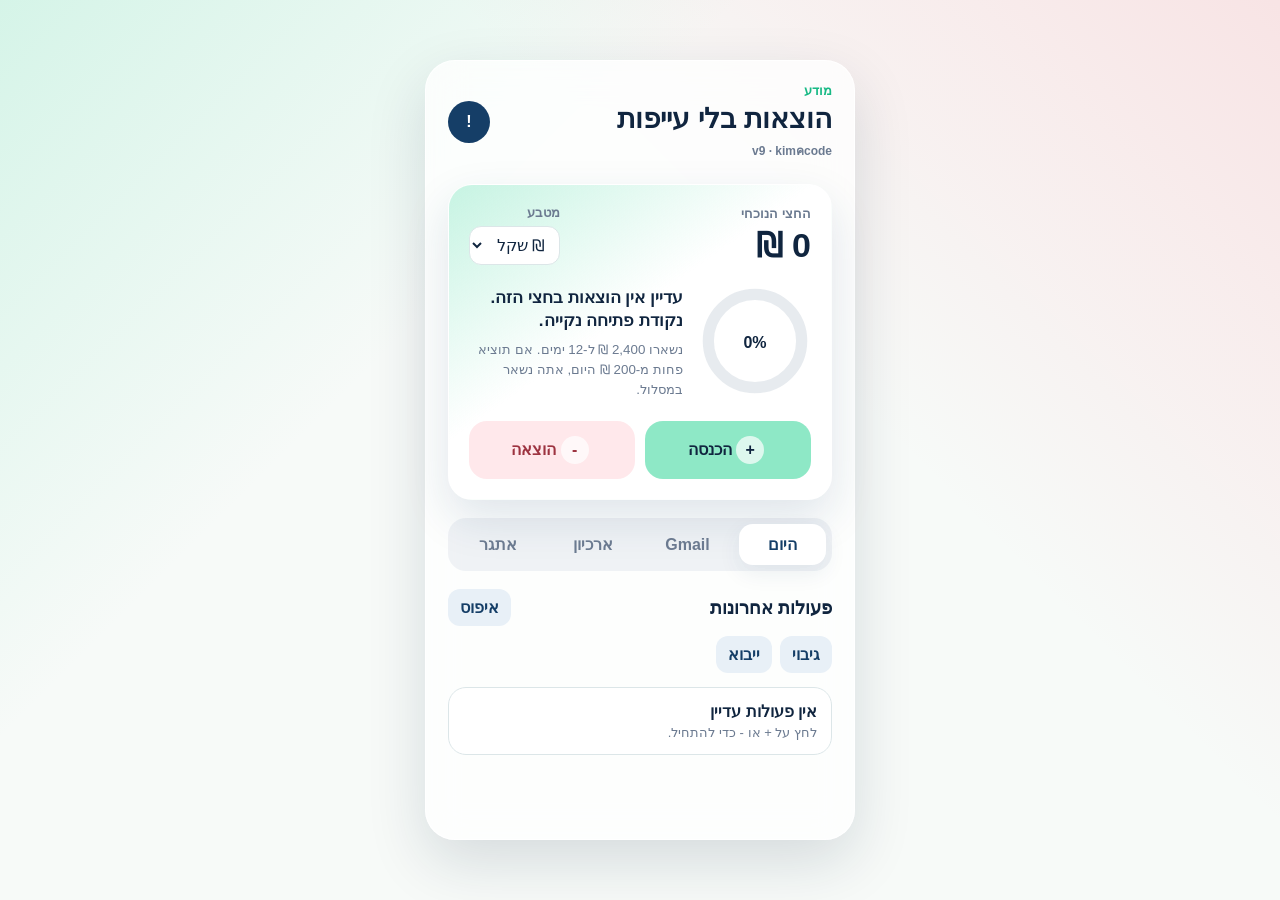
<file: index.html>
<!doctype html>
<html lang="he" dir="rtl">
  <head>
    <meta charset="utf-8" />
    <meta name="viewport" content="width=device-width, initial-scale=1" />
    <title>מודע - מעקב הוצאות חכם</title>
    <meta name="theme-color" content="#153e67" />
    <meta name="apple-mobile-web-app-capable" content="yes" />
    <meta name="apple-mobile-web-app-title" content="מודע" />
    <meta name="apple-mobile-web-app-status-bar-style" content="default" />
    <link rel="manifest" href="./manifest.webmanifest" />
    <link rel="apple-touch-icon" href="./icons/icon-180.png" />
    <link rel="stylesheet" href="./styles.css?v=9" />
    <script src="https://accounts.google.com/gsi/client" async defer></script>
  </head>
  <body>
    <main class="app-shell">
      <section class="phone" aria-label="אפליקציית מודע">
        <header class="topbar">
          <div>
            <p class="eyebrow">מודע</p>
            <h1>הוצאות בלי עייפות</h1>
            <p class="build-mark">v9 · kimคcode</p>
          </div>
          <button class="icon-button" id="notifyBtn" type="button" aria-label="בדיקת תזכורת">
            <span aria-hidden="true">!</span>
          </button>
        </header>

        <section class="widget" aria-label="ווידג׳ט מעקב">
          <div class="widget-top">
            <div>
              <p class="widget-label">החצי הנוכחי</p>
              <strong id="periodTotal">0 ₪</strong>
            </div>
            <label class="currency-picker">
              <span>מטבע</span>
              <select id="currencySelect" aria-label="בחירת מטבע">
                <option value="ILS">₪ שקל</option>
                <option value="THB">฿ באט</option>
                <option value="USD">$ דולר</option>
                <option value="EUR">€ יורו</option>
              </select>
            </label>
          </div>

          <div class="progress-wrap" aria-label="ניצול יעד">
            <div class="progress-ring">
              <svg viewBox="0 0 120 120" aria-hidden="true">
                <circle class="ring-bg" cx="60" cy="60" r="50"></circle>
                <circle class="ring-fill" id="ringFill" cx="60" cy="60" r="50"></circle>
              </svg>
              <span id="progressPercent">0%</span>
            </div>
            <div class="insight">
              <p id="insightText">הזן הוצאה ראשונה כדי לקבל קצב יומי ברור.</p>
              <small id="remainingText">היעד החצי-חודשי מוכן.</small>
            </div>
          </div>

          <div class="quick-actions" aria-label="פעולות מהירות">
            <button class="action income" id="incomeBtn" type="button">
              <span>+</span>
              הכנסה
            </button>
            <button class="action expense" id="expenseBtn" type="button">
              <span>-</span>
              הוצאה
            </button>
          </div>
        </section>

        <nav class="tabs" aria-label="ניווט">
          <button class="tab active" type="button" data-tab="today">היום</button>
          <button class="tab" type="button" data-tab="gmail">Gmail</button>
          <button class="tab" type="button" data-tab="archive">ארכיון</button>
          <button class="tab" type="button" data-tab="challenge">אתגר</button>
        </nav>

        <section class="panel active" id="todayPanel">
          <div class="panel-header">
            <h2>פעולות אחרונות</h2>
            <button class="text-button" id="resetBtn" type="button">איפוס</button>
          </div>
          <div class="backup-actions">
            <button class="text-button" id="exportBtn" type="button">גיבוי</button>
            <button class="text-button" id="importBtn" type="button">ייבוא</button>
          </div>
          <ul class="transactions" id="transactionList"></ul>
        </section>

        <section class="panel" id="gmailPanel">
          <div class="panel-header">
            <h2>מנוע Gmail</h2>
            <button class="text-button" id="scanBtn" type="button">עדכן חודש</button>
          </div>
          <div class="gmail-connect">
            <div>
              <strong>חיבור Gmail</strong>
              <p id="gmailStatus">הכנס Client ID של Google, חבר Gmail, ואז סרוק את החודש הנוכחי.</p>
            </div>
            <button class="connect-button" id="connectBtn" type="button">חבר</button>
          </div>
          <div class="gmail-settings">
            <label>
              <span>Google OAuth Client ID - לא כתובת המייל שלך</span>
              <input id="googleClientId" type="text" dir="ltr" placeholder="1234567890-xxxx.apps.googleusercontent.com" />
            </label>
            <label>
              <span>כתובות שולחים של קבלות - כאן שמים Shopee, Lazada וכו׳</span>
              <textarea id="senderInput" rows="4" dir="ltr" placeholder="receipt@shopee.co.th&#10;no-reply@lazada.co.th&#10;therapy@example.com"></textarea>
            </label>
          </div>
          <ul class="receipts" id="receiptList"></ul>
        </section>

        <section class="panel" id="challengePanel">
          <div class="challenge-card">
            <p class="eyebrow">אתגר חצי-חודשי</p>
            <h2 id="challengeTitle">חודש ראשון: רק מודעות</h2>
            <p id="challengeText">בחודש הראשון האפליקציה אוספת דפוסים. אחרי חודש ייווצר יעד חיתוך של 30% ואז תוספת הדרגתית.</p>
            <div class="challenge-grid">
              <div>
                <span>יעד</span>
                <strong id="budgetText">2,400 ₪</strong>
              </div>
              <div>
                <span>ימים שנותרו</span>
                <strong id="daysText">0</strong>
              </div>
            </div>
          </div>
        </section>

        <section class="panel" id="archivePanel">
          <div class="panel-header">
            <h2>ארכיון חשבוניות</h2>
            <button class="text-button" id="photoPickBtn" type="button">צלם</button>
          </div>
          <div class="archive-form">
            <input id="receiptPhotoInput" type="file" accept="image/*" capture="environment" hidden />
            <input id="receiptPhotoName" type="text" placeholder="שם לחיפוש" />
            <input id="receiptSearch" type="search" placeholder="חיפוש חשבונית" />
          </div>
          <ul class="photo-list" id="photoList"></ul>
        </section>
      </section>
    </main>

    <dialog class="calculator" id="calcDialog" aria-label="מחשבון מהיר">
      <form method="dialog" class="calc-box">
        <div class="calc-header">
          <strong id="calcTitle">הוצאה חדשה</strong>
          <button class="icon-button small" value="cancel" type="submit" aria-label="סגירה">×</button>
        </div>
        <output class="calc-display" id="calcDisplay">0</output>
        <div class="calc-grid" id="calcGrid"></div>
        <button class="save-button" id="saveCalc" value="default" type="submit">הוסף</button>
      </form>
    </dialog>

    <dialog class="photo-dialog" id="photoDialog" aria-label="תמונת חשבונית">
      <div class="photo-viewer">
        <div class="calc-header">
          <strong id="photoTitle">חשבונית</strong>
          <button class="icon-button small" id="photoCloseBtn" type="button" aria-label="סגירה">×</button>
        </div>
        <img id="photoPreview" alt="תמונת חשבונית" />
      </div>
    </dialog>

    <div class="push-overlay" id="pushOverlay" aria-hidden="true">
      <div class="push-card">
        <p class="eyebrow">תזכורת חצי-חודשית</p>
        <h2>אי אפשר לפספס את זה</h2>
        <p id="pushText">בדיקת מצב: כמה יצא, כמה נשאר, ומה הפעולה הקטנה הבאה.</p>
        <input id="dismissSlider" type="range" min="0" max="100" value="0" aria-label="החלק לכיבוי" />
        <span>החלק לכיבוי</span>
      </div>
    </div>

    <div class="report-overlay" id="reportOverlay" aria-hidden="true">
      <section class="report-card" aria-label="דוח חצי חודשי">
        <p class="eyebrow">דוח חצי-חודשי</p>
        <h2 id="reportTitle">תמונת מצב</h2>
        <div class="report-grid" id="reportGrid"></div>
        <div class="report-section">
          <h3>מקורות מרכזיים</h3>
          <ul id="reportSources"></ul>
        </div>
        <button class="save-button" id="reportAcknowledgeBtn" type="button">ראיתי</button>
      </section>
    </div>

    <script src="./app.js?v=9"></script>
  </body>
</html>
</file>
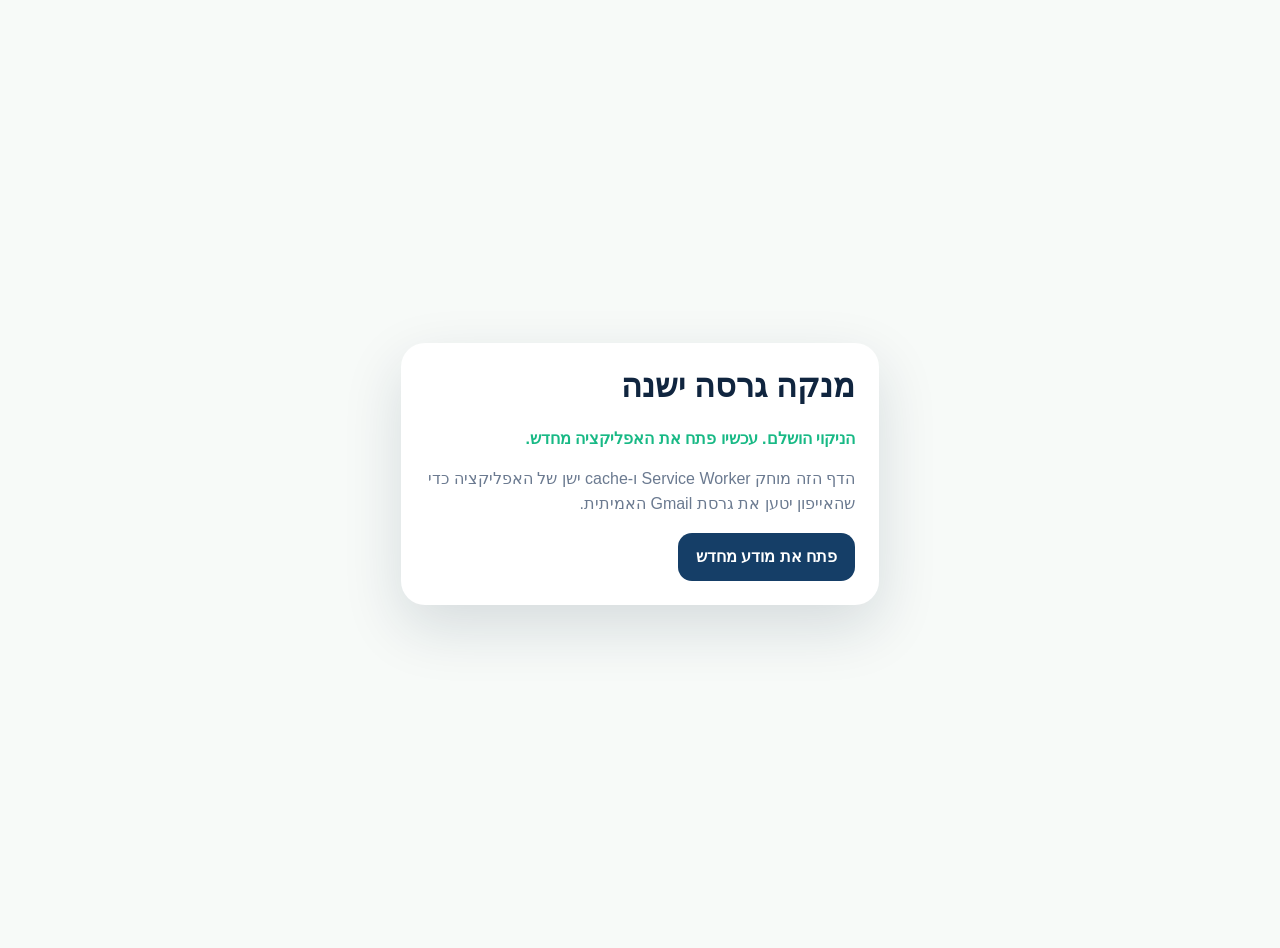
<file: reset.html>
<!doctype html>
<html lang="he" dir="rtl">
  <head>
    <meta charset="utf-8" />
    <meta name="viewport" content="width=device-width, initial-scale=1" />
    <title>ניקוי מודע</title>
    <style>
      body {
        margin: 0;
        min-height: 100vh;
        display: grid;
        place-items: center;
        padding: 24px;
        background: #f7faf8;
        color: #10253f;
        font-family: "Heebo", "Assistant", "Segoe UI", Arial, sans-serif;
      }
      main {
        max-width: 430px;
        width: 100%;
        padding: 24px;
        border-radius: 24px;
        background: white;
        box-shadow: 0 22px 60px rgba(16, 37, 63, 0.14);
      }
      h1 { margin-top: 0; }
      p { line-height: 1.55; color: #6b7a90; }
      a {
        display: inline-flex;
        justify-content: center;
        align-items: center;
        min-height: 48px;
        padding: 0 18px;
        border-radius: 14px;
        background: #153e67;
        color: white;
        font-weight: 900;
        text-decoration: none;
      }
      #status { color: #18b985; font-weight: 800; }
    </style>
  </head>
  <body>
    <main>
      <h1>מנקה גרסה ישנה</h1>
      <p id="status">מתחיל ניקוי...</p>
      <p>הדף הזה מוחק Service Worker ו-cache ישן של האפליקציה כדי שהאייפון יטען את גרסת Gmail האמיתית.</p>
      <a href="./index.html?v=9">פתח את מודע מחדש</a>
    </main>
    <script>
      async function resetApp() {
        const status = document.querySelector("#status");
        try {
          localStorage.clear();
          sessionStorage.clear();
          if ("caches" in window) {
            const keys = await caches.keys();
            await Promise.all(keys.map((key) => caches.delete(key)));
          }
          if ("serviceWorker" in navigator) {
            const registrations = await navigator.serviceWorker.getRegistrations();
            await Promise.all(registrations.map((registration) => registration.unregister()));
          }
          status.textContent = "הניקוי הושלם. עכשיו פתח את האפליקציה מחדש.";
        } catch {
          status.textContent = "הניקוי נתקל בשגיאה, אבל אפשר לנסות לפתוח מחדש.";
        }
      }
      resetApp();
    </script>
  </body>
</html>
</file>
<file: styles.css>
:root {
  --paper: #f7faf8;
  --surface: #ffffff;
  --ink: #10253f;
  --muted: #6b7a90;
  --mint: #8ee8c6;
  --mint-strong: #18b985;
  --coral: #ff7f8e;
  --coral-soft: #ffe8eb;
  --blue: #153e67;
  --blue-soft: #e8f0f7;
  --line: #dce6e8;
  --shadow: 0 22px 60px rgba(16, 37, 63, 0.14);
  font-family: "Heebo", "Assistant", "Segoe UI", Arial, sans-serif;
}

* {
  box-sizing: border-box;
}

body {
  margin: 0;
  min-height: 100vh;
  background:
    linear-gradient(135deg, rgba(142, 232, 198, 0.32), transparent 34%),
    linear-gradient(225deg, rgba(255, 127, 142, 0.18), transparent 38%),
    var(--paper);
  color: var(--ink);
}

button,
select,
input {
  font: inherit;
}

textarea {
  font: inherit;
}

.app-shell {
  min-height: 100vh;
  display: grid;
  place-items: center;
  padding: 28px 14px;
}

.phone {
  width: min(430px, 100%);
  min-height: 780px;
  background: rgba(255, 255, 255, 0.74);
  border: 1px solid rgba(255, 255, 255, 0.8);
  border-radius: 30px;
  box-shadow: var(--shadow);
  padding: 22px;
  backdrop-filter: blur(18px);
}

.topbar,
.widget-top,
.panel-header,
.calc-header {
  display: flex;
  align-items: center;
  justify-content: space-between;
  gap: 14px;
}

.eyebrow {
  margin: 0 0 4px;
  color: var(--mint-strong);
  font-size: 13px;
  font-weight: 800;
}

.build-mark {
  margin: 6px 0 0;
  color: var(--muted);
  font-size: 12px;
  font-weight: 800;
}

h1,
h2,
p {
  margin-top: 0;
}

h1 {
  margin-bottom: 0;
  font-size: 28px;
  letter-spacing: 0;
}

h2 {
  font-size: 18px;
  margin-bottom: 0;
}

.icon-button {
  width: 42px;
  height: 42px;
  border: 0;
  border-radius: 50%;
  background: var(--blue);
  color: white;
  font-weight: 900;
  cursor: pointer;
}

.icon-button.small {
  width: 34px;
  height: 34px;
  background: var(--blue-soft);
  color: var(--blue);
}

.widget {
  margin-top: 24px;
  padding: 20px;
  border-radius: 24px;
  background:
    linear-gradient(145deg, rgba(142, 232, 198, 0.5), rgba(255, 255, 255, 0.86) 44%),
    var(--surface);
  border: 1px solid rgba(255, 255, 255, 0.9);
  box-shadow: 0 18px 45px rgba(21, 62, 103, 0.13);
}

.widget-label,
.currency-picker span,
.challenge-grid span {
  margin: 0;
  color: var(--muted);
  font-size: 13px;
  font-weight: 700;
}

#periodTotal {
  display: block;
  font-size: 34px;
  line-height: 1.1;
  margin-top: 6px;
}

.currency-picker {
  display: grid;
  gap: 6px;
}

select {
  border: 1px solid var(--line);
  border-radius: 12px;
  padding: 9px 10px;
  background: white;
  color: var(--ink);
}

.progress-wrap {
  display: grid;
  grid-template-columns: 112px 1fr;
  gap: 16px;
  align-items: center;
  margin: 20px 0;
}

.progress-ring {
  position: relative;
  width: 112px;
  aspect-ratio: 1;
}

.progress-ring svg {
  width: 100%;
  height: 100%;
  transform: rotate(-90deg);
}

circle {
  fill: none;
  stroke-width: 12;
}

.ring-bg {
  stroke: rgba(21, 62, 103, 0.1);
}

.ring-fill {
  stroke: var(--mint-strong);
  stroke-linecap: round;
  stroke-dasharray: 314;
  stroke-dashoffset: 314;
  transition: stroke-dashoffset 220ms ease, stroke 220ms ease;
}

.progress-ring span {
  position: absolute;
  inset: 0;
  display: grid;
  place-items: center;
  font-weight: 900;
}

.insight p {
  margin-bottom: 8px;
  font-size: 17px;
  font-weight: 800;
  line-height: 1.35;
}

.insight small {
  color: var(--muted);
  line-height: 1.4;
}

.quick-actions {
  display: grid;
  grid-template-columns: 1fr 1fr;
  gap: 10px;
}

.action {
  min-height: 58px;
  border: 0;
  border-radius: 18px;
  color: var(--ink);
  font-weight: 900;
  cursor: pointer;
}

.action span {
  display: inline-grid;
  place-items: center;
  width: 28px;
  height: 28px;
  margin-inline-start: 4px;
  border-radius: 50%;
  background: rgba(255, 255, 255, 0.7);
}

.income {
  background: var(--mint);
}

.expense {
  background: var(--coral-soft);
  color: #9d3340;
}

.tabs {
  display: grid;
  grid-template-columns: repeat(4, 1fr);
  gap: 8px;
  margin: 18px 0;
  padding: 6px;
  border-radius: 18px;
  background: rgba(21, 62, 103, 0.06);
}

.tab {
  border: 0;
  border-radius: 14px;
  padding: 11px 8px;
  background: transparent;
  color: var(--muted);
  font-weight: 800;
  cursor: pointer;
}

.tab.active {
  background: var(--surface);
  color: var(--blue);
  box-shadow: 0 8px 22px rgba(21, 62, 103, 0.08);
}

.panel {
  display: none;
}

.panel.active {
  display: block;
}

.text-button,
.connect-button {
  border: 0;
  border-radius: 12px;
  padding: 9px 12px;
  background: var(--blue-soft);
  color: var(--blue);
  font-weight: 900;
  cursor: pointer;
}

.connect-button,
.save-button {
  background: var(--blue);
  color: white;
}

.backup-actions {
  display: flex;
  gap: 8px;
  margin-top: 10px;
}

.transactions,
.receipts,
.photo-list {
  list-style: none;
  padding: 0;
  margin: 14px 0 0;
  display: grid;
  gap: 10px;
}

.transactions li,
.receipts li,
.photo-list li,
.gmail-connect,
.challenge-card {
  border: 1px solid var(--line);
  border-radius: 18px;
  padding: 14px;
  background: rgba(255, 255, 255, 0.82);
}

.transactions li,
.receipts li,
.photo-list li {
  display: flex;
  justify-content: space-between;
  align-items: center;
  gap: 12px;
}

.transactions .transaction-divider {
  display: block;
  padding: 6px 2px 0;
  border: 0;
  border-radius: 0;
  background: transparent;
  color: var(--muted);
  font-size: 13px;
  font-weight: 900;
  box-shadow: none;
}

.transaction-meta,
.receipt-meta,
.photo-meta {
  display: grid;
  gap: 4px;
}

.transaction-meta span,
.receipt-meta span,
.photo-meta span,
.gmail-connect p {
  color: var(--muted);
  font-size: 13px;
}

.archive-form {
  display: grid;
  grid-template-columns: 1fr;
  gap: 10px;
  margin-top: 12px;
}

.archive-form input {
  width: 100%;
  border: 1px solid var(--line);
  border-radius: 14px;
  padding: 12px;
  background: rgba(255, 255, 255, 0.9);
  color: var(--ink);
}

.photo-list button {
  border: 0;
  border-radius: 12px;
  padding: 9px 12px;
  background: var(--blue-soft);
  color: var(--blue);
  font-weight: 900;
  cursor: pointer;
}

.amount.expense-text {
  color: #c94d5d;
}

.amount.income-text {
  color: #099368;
}

.receipt-actions {
  display: flex;
  gap: 6px;
}

.receipt-actions button {
  border: 0;
  border-radius: 10px;
  padding: 8px 9px;
  font-weight: 900;
  cursor: pointer;
}

.approve {
  background: var(--mint);
}

.reject {
  background: var(--coral-soft);
  color: #9d3340;
}

.gmail-connect {
  margin-top: 14px;
  display: flex;
  justify-content: space-between;
  gap: 14px;
  align-items: center;
  transition: border-color 180ms ease, box-shadow 180ms ease, background 180ms ease;
}

.gmail-connect.engine-running {
  border-color: rgba(24, 185, 133, 0.7);
  background:
    linear-gradient(90deg, rgba(142, 232, 198, 0.28), rgba(255, 255, 255, 0.88), rgba(142, 232, 198, 0.28)),
    rgba(255, 255, 255, 0.82);
  background-size: 220% 100%;
  animation: engineSweep 1.2s ease-in-out infinite;
}

.gmail-connect.engine-running .connect-button,
.gmail-connect.engine-running + .gmail-settings + .receipts,
.text-button:disabled {
  opacity: 0.72;
}

.gmail-connect.engine-done {
  border-color: rgba(24, 185, 133, 0.75);
  box-shadow: 0 0 0 3px rgba(142, 232, 198, 0.26);
}

.gmail-connect.engine-error {
  border-color: rgba(255, 127, 142, 0.75);
  box-shadow: 0 0 0 3px rgba(255, 127, 142, 0.16);
}

.gmail-settings {
  display: grid;
  gap: 10px;
  margin-top: 12px;
}

.gmail-settings label {
  display: grid;
  gap: 6px;
}

.gmail-settings span {
  color: var(--muted);
  font-size: 13px;
  font-weight: 800;
}

.gmail-settings input,
.gmail-settings textarea {
  width: 100%;
  border: 1px solid var(--line);
  border-radius: 14px;
  padding: 11px 12px;
  background: rgba(255, 255, 255, 0.9);
  color: var(--ink);
}

.challenge-card p {
  color: var(--muted);
  line-height: 1.5;
}

.challenge-grid {
  display: grid;
  grid-template-columns: 1fr 1fr;
  gap: 10px;
  margin-top: 18px;
}

.challenge-grid div {
  padding: 14px;
  border-radius: 16px;
  background: var(--blue-soft);
}

.challenge-grid strong {
  display: block;
  margin-top: 5px;
  font-size: 20px;
}

.calculator {
  border: 0;
  border-radius: 24px;
  padding: 0;
  width: min(360px, calc(100vw - 24px));
  box-shadow: var(--shadow);
}

.photo-dialog {
  border: 0;
  border-radius: 24px;
  padding: 0;
  width: min(390px, calc(100vw - 24px));
  box-shadow: var(--shadow);
}

.photo-dialog::backdrop {
  background: rgba(16, 37, 63, 0.35);
}

.photo-viewer {
  padding: 16px;
  background: var(--surface);
}

.photo-viewer img {
  display: block;
  width: 100%;
  max-height: 70vh;
  object-fit: contain;
  margin-top: 12px;
  border-radius: 16px;
  background: var(--blue-soft);
}

.calculator::backdrop {
  background: rgba(16, 37, 63, 0.35);
}

.calc-box {
  padding: 18px;
  background: var(--surface);
}

.calc-display {
  display: block;
  margin: 16px 0;
  padding: 16px;
  border-radius: 16px;
  background: var(--blue-soft);
  color: var(--blue);
  font-size: 34px;
  font-weight: 900;
  text-align: left;
  direction: ltr;
}

.calc-grid {
  display: grid;
  grid-template-columns: repeat(3, 1fr);
  gap: 8px;
}

.calc-grid button {
  height: 54px;
  border: 0;
  border-radius: 14px;
  background: #f2f6f7;
  color: var(--ink);
  font-size: 20px;
  font-weight: 900;
  cursor: pointer;
}

.save-button {
  width: 100%;
  border: 0;
  border-radius: 16px;
  padding: 14px;
  margin-top: 12px;
  font-weight: 900;
  cursor: pointer;
}

.push-overlay {
  position: fixed;
  inset: 0;
  display: none;
  place-items: center;
  padding: 20px;
  background: rgba(16, 37, 63, 0.78);
  z-index: 10;
}

.report-overlay {
  position: fixed;
  inset: 0;
  display: none;
  place-items: center;
  padding: 20px;
  background: rgba(16, 37, 63, 0.78);
  z-index: 12;
}

.report-overlay.active {
  display: grid;
}

.report-card {
  width: min(420px, 100%);
  max-height: calc(100vh - 40px);
  overflow: auto;
  padding: 22px;
  border-radius: 24px;
  background: var(--surface);
  box-shadow: var(--shadow);
}

.report-card h2 {
  margin-bottom: 16px;
  font-size: 24px;
}

.report-grid {
  display: grid;
  grid-template-columns: 1fr 1fr;
  gap: 10px;
}

.report-grid div {
  padding: 13px;
  border-radius: 14px;
  background: var(--blue-soft);
}

.report-grid span,
.report-section h3 {
  display: block;
  color: var(--muted);
  font-size: 13px;
  font-weight: 800;
}

.report-grid strong {
  display: block;
  margin-top: 5px;
  font-size: 18px;
}

.report-section {
  margin: 18px 0;
}

.report-section ul {
  list-style: none;
  padding: 0;
  margin: 10px 0 0;
  display: grid;
  gap: 8px;
}

.report-section li {
  display: flex;
  justify-content: space-between;
  gap: 10px;
  padding: 10px 0;
  border-bottom: 1px solid var(--line);
}

.push-overlay.active {
  display: grid;
}

.push-card {
  width: min(390px, 100%);
  padding: 24px;
  border-radius: 24px;
  background: var(--surface);
  text-align: center;
  animation: pulse 1s infinite alternate;
}

.push-card input {
  width: 100%;
  margin-top: 18px;
}

@keyframes pulse {
  from {
    box-shadow: 0 0 0 rgba(142, 232, 198, 0);
  }
  to {
    box-shadow: 0 0 42px rgba(142, 232, 198, 0.85);
  }
}

@keyframes engineSweep {
  from {
    background-position: 100% 0;
  }
  to {
    background-position: -100% 0;
  }
}

@media (max-width: 390px) {
  .phone {
    padding: 16px;
    border-radius: 22px;
  }

  .progress-wrap {
    grid-template-columns: 92px 1fr;
  }

  .progress-ring {
    width: 92px;
  }

  #periodTotal {
    font-size: 28px;
  }
}
</file>
